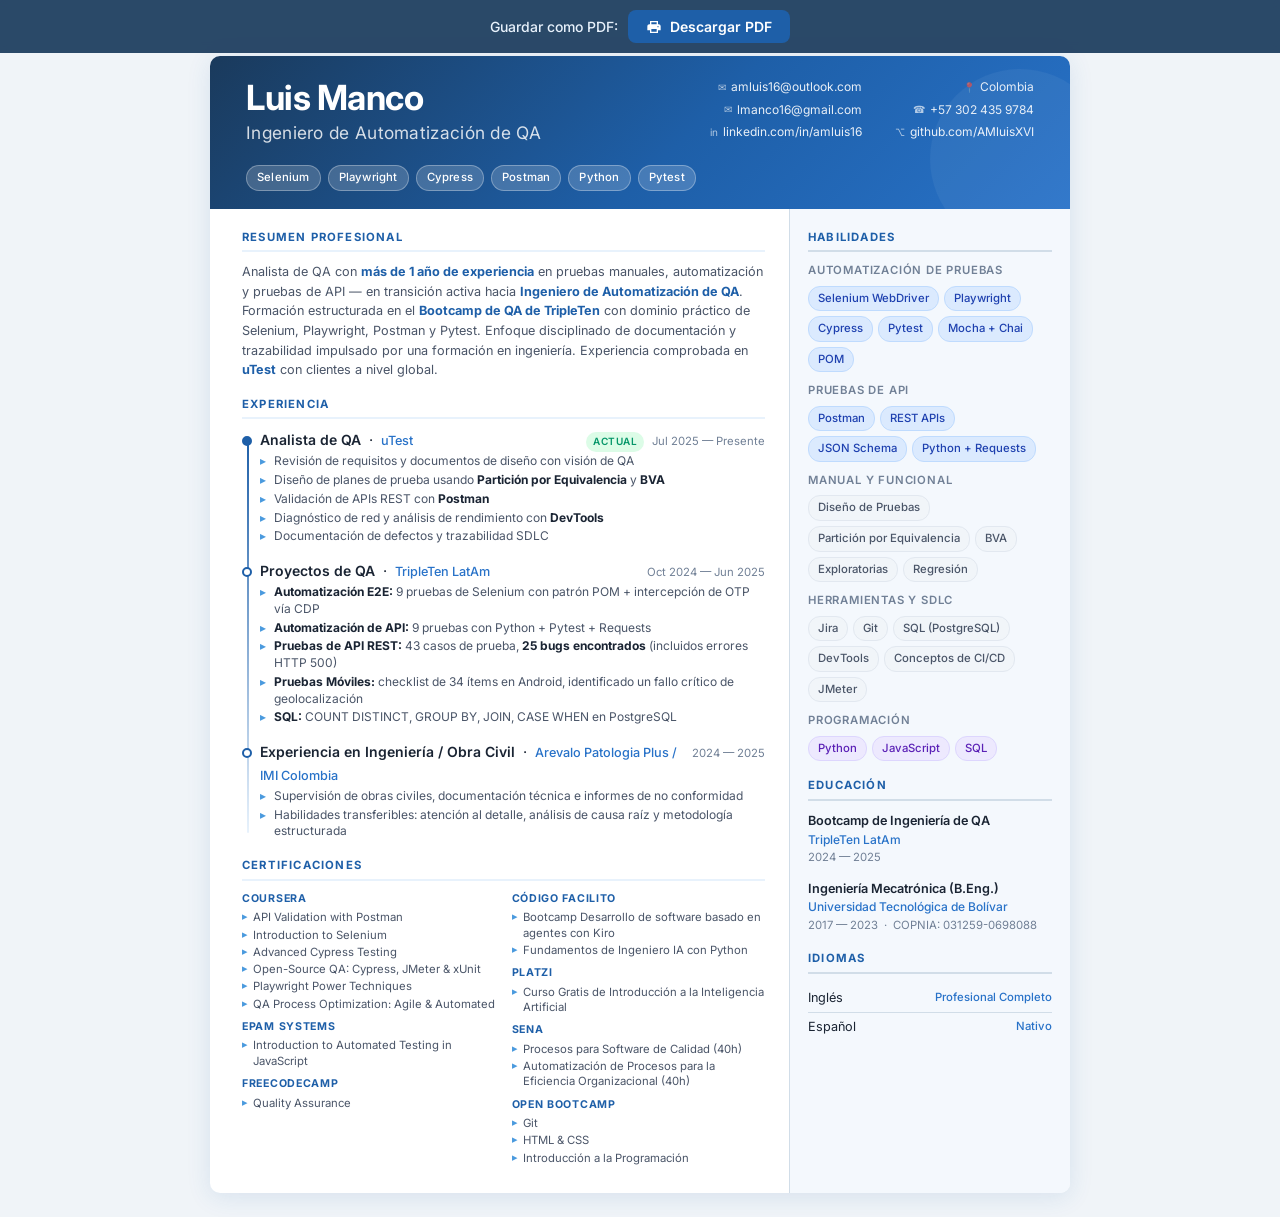
<file: cv-es.html>
<!DOCTYPE html>
<html lang="es">
<head>
  <meta charset="UTF-8" />
  <meta name="viewport" content="width=device-width, initial-scale=1.0" />
  <title>Luis Manco — Ingeniero de Automatización de QA</title>
  <link rel="preconnect" href="https://fonts.googleapis.com" />
  <link rel="preconnect" href="https://fonts.gstatic.com" crossorigin />
  <link href="https://fonts.googleapis.com/css2?family=Inter:wght@300;400;500;600;700&display=swap" rel="stylesheet" />
  <style>
    /* ── Reset & Base ─────────────────────────────────────────── */
    *, *::before, *::after { box-sizing: border-box; margin: 0; padding: 0; }

    :root {
      --blue-dark:    #1a3a5c;
      --blue-primary: #1e5fa8;
      --blue-mid:     #2872c8;
      --blue-light:   #4a9ade;
      --blue-pale:    #e8f2fc;
      --blue-faint:   #f4f8fd;
      --accent:       #0ea5e9;
      --text-primary: #1a2433;
      --text-secondary: #4a5568;
      --text-muted:   #718096;
      --border:       #d1dde8;
      --white:        #ffffff;
      --tag-bg:       #dbeafe;
      --tag-text:     #1e40af;
      --green:        #059669;
    }

    body {
      font-family: 'Inter', 'Segoe UI', Arial, sans-serif;
      font-size: 11pt;
      line-height: 1.55;
      color: var(--text-primary);
      background: #f0f4f8;
    }

    /* ── Page container ───────────────────────────────────────── */
    .page {
      max-width: 860px;
      margin: 24px auto;
      background: var(--white);
      border-radius: 10px;
      box-shadow: 0 4px 24px rgba(30,95,168,0.12);
      overflow: hidden;
    }

    /* ── Header ───────────────────────────────────────────────── */
    .header {
      background: linear-gradient(135deg, var(--blue-dark) 0%, var(--blue-primary) 55%, var(--blue-mid) 100%);
      color: var(--white);
      padding: 22px 36px 18px;
      position: relative;
      overflow: hidden;
    }
    .header::after {
      content: '';
      position: absolute;
      right: -40px; bottom: -40px;
      width: 180px; height: 180px;
      border-radius: 50%;
      background: rgba(255,255,255,0.05);
    }

    .header-top { display: flex; justify-content: space-between; align-items: flex-start; gap: 20px; }

    .header-name h1 {
      font-size: 26pt;
      font-weight: 700;
      letter-spacing: -0.5px;
      line-height: 1.1;
    }
    .header-name .role {
      font-size: 13pt;
      font-weight: 400;
      color: rgba(255,255,255,0.82);
      margin-top: 4px;
      letter-spacing: 0.3px;
    }

    .header-contact {
      display: grid;
      grid-template-columns: 1fr 1fr;
      gap: 4px 20px;
      font-size: 9pt;
      color: rgba(255,255,255,0.88);
      text-align: right;
    }
    .header-contact a {
      color: rgba(255,255,255,0.9);
      text-decoration: none;
    }
    .header-contact a:hover { text-decoration: underline; }
    .contact-item { display: flex; align-items: center; gap: 5px; justify-content: flex-end; }
    .contact-icon { font-size: 10px; opacity: 0.75; }

    .header-tags {
      margin-top: 18px;
      display: flex;
      flex-wrap: wrap;
      gap: 7px;
    }
    .header-tag {
      background: rgba(255,255,255,0.18);
      border: 1px solid rgba(255,255,255,0.3);
      color: var(--white);
      padding: 3px 10px;
      border-radius: 20px;
      font-size: 8.5pt;
      font-weight: 500;
      letter-spacing: 0.2px;
    }

    /* ── Main content area ────────────────────────────────────── */
    .content {
      display: grid;
      grid-template-columns: 1fr 280px;
      gap: 0;
    }

    .main-col { padding: 20px 24px 20px 32px; border-right: 1px solid var(--border); }
    .side-col  { padding: 20px 18px 20px 18px; background: var(--blue-faint); }

    /* ── Section titles ───────────────────────────────────────── */
    .section { margin-bottom: 16px; }
    .section:last-child { margin-bottom: 0; }

    .section-title {
      font-size: 8.5pt;
      font-weight: 700;
      text-transform: uppercase;
      letter-spacing: 1.2px;
      color: var(--blue-primary);
      border-bottom: 2px solid var(--blue-pale);
      padding-bottom: 4px;
      margin-bottom: 10px;
    }

    .side-col .section-title {
      border-bottom-color: var(--border);
    }

    /* ── Summary ──────────────────────────────────────────────── */
    .summary p {
      color: var(--text-secondary);
      font-size: 9.5pt;
      line-height: 1.55;
    }
    .summary strong { color: var(--blue-primary); }

    /* ── Experience / Timeline ────────────────────────────────── */
    .timeline { position: relative; padding-left: 18px; }
    .timeline::before {
      content: '';
      position: absolute;
      left: 5px; top: 8px; bottom: 8px;
      width: 2px;
      background: linear-gradient(to bottom, var(--blue-primary), var(--blue-pale));
      border-radius: 2px;
    }

    .exp-item { position: relative; margin-bottom: 14px; }
    .exp-item:last-child { margin-bottom: 0; }
    .exp-dot {
      position: absolute;
      left: -18px; top: 7px;
      width: 10px; height: 10px;
      border-radius: 50%;
      background: var(--white);
      border: 2px solid var(--blue-primary);
    }
    .exp-item:first-child .exp-dot { background: var(--blue-primary); }

    .exp-header { display: flex; justify-content: space-between; align-items: baseline; gap: 10px; }
    .exp-title {
      font-size: 10.5pt;
      font-weight: 600;
      color: var(--text-primary);
    }
    .exp-company {
      font-size: 9.5pt;
      font-weight: 500;
      color: var(--blue-mid);
    }
    .exp-date {
      font-size: 8.5pt;
      color: var(--text-muted);
      white-space: nowrap;
      font-weight: 400;
    }
    .exp-meta { display: flex; align-items: center; gap: 8px; margin-bottom: 7px; }

    .exp-item ul {
      list-style: none;
      padding: 0;
      margin: 0;
    }
    .exp-item ul li {
      font-size: 9pt;
      color: var(--text-secondary);
      padding: 1px 0 1px 14px;
      position: relative;
      line-height: 1.4;
    }
    .exp-item ul li::before {
      content: '▸';
      position: absolute;
      left: 0;
      color: var(--blue-light);
      font-size: 9pt;
    }
    .exp-item ul li strong { color: var(--text-primary); }

    .badge-current {
      background: #dcfce7;
      color: var(--green);
      font-size: 7.5pt;
      font-weight: 600;
      padding: 2px 7px;
      border-radius: 10px;
      text-transform: uppercase;
      letter-spacing: 0.5px;
    }

    /* ── Skills (pills) ───────────────────────────────────────── */
    .skill-group { margin-bottom: 10px; }
    .skill-group:last-child { margin-bottom: 0; }
    .skill-group-label {
      font-size: 8.5pt;
      font-weight: 600;
      color: var(--text-muted);
      text-transform: uppercase;
      letter-spacing: 0.8px;
      margin-bottom: 6px;
    }
    .pills { display: flex; flex-wrap: wrap; gap: 5px; }
    .pill {
      background: var(--tag-bg);
      color: var(--tag-text);
      font-size: 8.5pt;
      font-weight: 500;
      padding: 3px 9px;
      border-radius: 12px;
      border: 1px solid #bfdbfe;
      white-space: nowrap;
    }
    .pill.secondary {
      background: #f1f5f9;
      color: var(--text-secondary);
      border-color: #e2e8f0;
    }
    .pill.accent {
      background: #ede9fe;
      color: #5b21b6;
      border-color: #ddd6fe;
    }

    /* ── Education ────────────────────────────────────────────── */
    .edu-item { margin-bottom: 12px; }
    .edu-item:last-child { margin-bottom: 0; }
    .edu-degree {
      font-size: 9.5pt;
      font-weight: 600;
      color: var(--text-primary);
    }
    .edu-school {
      font-size: 9pt;
      color: var(--blue-mid);
      font-weight: 500;
    }
    .edu-meta {
      font-size: 8.5pt;
      color: var(--text-muted);
    }

    /* ── Certifications ───────────────────────────────────────── */
    .cert-grid {
      display: grid;
      grid-template-columns: 1fr 1fr;
      gap: 0 16px;
    }
    .cert-group { margin-bottom: 6px; }
    .cert-group-label {
      font-size: 8pt;
      font-weight: 700;
      color: var(--blue-primary);
      text-transform: uppercase;
      letter-spacing: 0.7px;
      margin-bottom: 2px;
    }
    .cert-list { list-style: none; padding: 0; margin: 0; }
    .cert-list li {
      font-size: 8.5pt;
      color: var(--text-secondary);
      padding: 1px 0 1px 11px;
      position: relative;
      line-height: 1.35;
    }
    .cert-list li::before {
      content: '▸';
      position: absolute;
      left: 0;
      color: var(--blue-light);
      font-size: 8pt;
      top: 1px;
    }
    .cert-issuer {
      font-size: 8pt;
      color: var(--text-muted);
      display: block;
    }

    /* ── Languages ────────────────────────────────────────────── */
    .lang-item {
      display: flex;
      justify-content: space-between;
      align-items: center;
      padding: 4px 0;
      border-bottom: 1px solid var(--border);
      font-size: 9.5pt;
    }
    .lang-item:last-child { border-bottom: none; }
    .lang-level {
      font-size: 8.5pt;
      color: var(--blue-mid);
      font-weight: 500;
    }

    /* ── Print styles ─────────────────────────────────────────── */
    @media print {
      body { background: white; font-size: 9pt; }
      .page {
        max-width: 100%;
        margin: 0;
        border-radius: 0;
        box-shadow: none;
      }
      .header { -webkit-print-color-adjust: exact; print-color-adjust: exact; }
      .pill, .badge-current, .header-tag { -webkit-print-color-adjust: exact; print-color-adjust: exact; }
      .side-col { -webkit-print-color-adjust: exact; print-color-adjust: exact; }
      .section { margin-bottom: 12px; }
      .exp-item { margin-bottom: 10px; }
      a { color: inherit; text-decoration: none; }
      @page { margin: 0.4cm; size: A4; }
    }

    @media (max-width: 680px) {
      .content { grid-template-columns: 1fr; }
      .main-col { border-right: none; border-bottom: 1px solid var(--border); padding: 24px; }
      .side-col { padding: 24px; }
      .header-top { flex-direction: column; }
      .header-contact { text-align: left; grid-template-columns: 1fr; }
      .contact-item { justify-content: flex-start; }
    }

    /* ── Download PDF button (screen only) ────────────────────── */
    .dl-bar {
      position: fixed;
      top: 0; left: 0; right: 0;
      z-index: 999;
      display: flex;
      justify-content: center;
      align-items: center;
      gap: 10px;
      padding: 10px;
      background: rgba(26, 58, 92, 0.92);
      backdrop-filter: blur(4px);
    }
    .dl-bar span { font-size: 10.5pt; color: #e8f2fc; font-weight: 500; }
    .btn-pdf {
      display: inline-flex;
      align-items: center;
      gap: 8px;
      padding: 8px 18px;
      border: none;
      border-radius: 8px;
      background: #1e5fa8;
      color: #fff;
      font-family: inherit;
      font-size: 10.5pt;
      font-weight: 600;
      cursor: pointer;
      transition: background .2s ease;
    }
    .btn-pdf:hover { background: #2872c8; }
    .btn-pdf svg { width: 16px; height: 16px; fill: #fff; }
    .page { margin-top: 56px; }

    @media print {
      .dl-bar { display: none !important; }
      .page { margin-top: 0; }
    }
  </style>
</head>
<body>

<div class="dl-bar">
  <span>Guardar como PDF:</span>
  <button class="btn-pdf" onclick="window.print()">
    <svg viewBox="0 0 24 24"><path d="M19 8h-1V3H6v5H5c-1.66 0-3 1.34-3 3v6h4v4h12v-4h4v-6c0-1.66-1.34-3-3-3zM8 5h8v3H8V5zm8 14H8v-4h8v4zm2-6.5c-.55 0-1-.45-1-1s.45-1 1-1 1 .45 1 1-.45 1-1 1z"/></svg>
    Descargar PDF
  </button>
</div>

<div class="page">

  <!-- ── HEADER ──────────────────────────────────────────────── -->
  <header class="header">
    <div class="header-top">
      <div class="header-name">
        <h1>Luis Manco</h1>
        <div class="role">Ingeniero de Automatización de QA</div>
      </div>
      <div class="header-contact">
        <div class="contact-item">
          <span class="contact-icon">✉</span>
          <a href="mailto:amluis16@outlook.com">amluis16@outlook.com</a>
        </div>
        <div class="contact-item">
          <span class="contact-icon">📍</span>
          <span>Colombia</span>
        </div>
        <div class="contact-item">
          <span class="contact-icon">✉</span>
          <a href="mailto:lmanco16@gmail.com">lmanco16@gmail.com</a>
        </div>
        <div class="contact-item">
          <span class="contact-icon">☎</span>
          <span>+57 302 435 9784</span>
        </div>
        <div class="contact-item">
          <span class="contact-icon">in</span>
          <a href="https://linkedin.com/in/amluis16" target="_blank">linkedin.com/in/amluis16</a>
        </div>
        <div class="contact-item">
          <span class="contact-icon">⌥</span>
          <a href="https://github.com/AMluisXVI" target="_blank">github.com/AMluisXVI</a>
        </div>
      </div>
    </div>
    <div class="header-tags">
      <span class="header-tag">Selenium</span>
      <span class="header-tag">Playwright</span>
      <span class="header-tag">Cypress</span>
      <span class="header-tag">Postman</span>
      <span class="header-tag">Python</span>
      <span class="header-tag">Pytest</span>
    </div>
  </header>

  <!-- ── BODY ────────────────────────────────────────────────── -->
  <div class="content">

    <!-- LEFT / MAIN COLUMN -->
    <main class="main-col">

      <!-- Summary -->
      <section class="section summary">
        <h2 class="section-title">Resumen Profesional</h2>
        <p>
          Analista de QA con <strong>más de 1 año de experiencia</strong> en pruebas manuales, automatización y pruebas de API — en transición activa hacia
          <strong>Ingeniero de Automatización de QA</strong>. Formación estructurada en el <strong>Bootcamp de QA de TripleTen</strong> con dominio práctico de
          Selenium, Playwright, Postman y Pytest. Enfoque disciplinado de documentación y trazabilidad impulsado por una formación en ingeniería.
          Experiencia comprobada en <strong>uTest</strong> con clientes a nivel global.
        </p>
      </section>

      <!-- Experience -->
      <section class="section">
        <h2 class="section-title">Experiencia</h2>
        <div class="timeline">

          <!-- uTest -->
          <div class="exp-item">
            <div class="exp-dot"></div>
            <div class="exp-header">
              <div>
                <span class="exp-title">Analista de QA</span>
                &nbsp;·&nbsp;
                <span class="exp-company">uTest</span>
              </div>
              <div style="display:flex;align-items:center;gap:8px;">
                <span class="badge-current">Actual</span>
                <span class="exp-date">Jul 2025 — Presente</span>
              </div>
            </div>
            <ul>
              <li>Revisión de requisitos y documentos de diseño con visión de QA</li>
              <li>Diseño de planes de prueba usando <strong>Partición por Equivalencia</strong> y <strong>BVA</strong></li>
              <li>Validación de APIs REST con <strong>Postman</strong></li>
              <li>Diagnóstico de red y análisis de rendimiento con <strong>DevTools</strong></li>
              <li>Documentación de defectos y trazabilidad SDLC</li>
            </ul>
          </div>

          <!-- TripleTen -->
          <div class="exp-item">
            <div class="exp-dot"></div>
            <div class="exp-header">
              <div>
                <span class="exp-title">Proyectos de QA</span>
                &nbsp;·&nbsp;
                <span class="exp-company">TripleTen LatAm</span>
              </div>
              <span class="exp-date">Oct 2024 — Jun 2025</span>
            </div>
            <ul>
              <li><strong>Automatización E2E:</strong> 9 pruebas de Selenium con patrón POM + intercepción de OTP vía CDP</li>
              <li><strong>Automatización de API:</strong> 9 pruebas con Python + Pytest + Requests</li>
              <li><strong>Pruebas de API REST:</strong> 43 casos de prueba, <strong>25 bugs encontrados</strong> (incluidos errores HTTP 500)</li>
              <li><strong>Pruebas Móviles:</strong> checklist de 34 ítems en Android, identificado un fallo crítico de geolocalización</li>
              <li><strong>SQL:</strong> COUNT DISTINCT, GROUP BY, JOIN, CASE WHEN en PostgreSQL</li>
            </ul>
          </div>

          <!-- Engineering Background -->
          <div class="exp-item">
            <div class="exp-dot"></div>
            <div class="exp-header">
              <div>
                <span class="exp-title">Experiencia en Ingeniería / Obra Civil</span>
                &nbsp;·&nbsp;
                <span class="exp-company">Arevalo Patologia Plus / IMI Colombia</span>
              </div>
              <span class="exp-date">2024 — 2025</span>
            </div>
            <ul>
              <li>Supervisión de obras civiles, documentación técnica e informes de no conformidad</li>
              <li>Habilidades transferibles: atención al detalle, análisis de causa raíz y metodología estructurada</li>
            </ul>
          </div>

        </div>
      </section>

      <!-- Certifications -->
      <section class="section">
        <h2 class="section-title">Certificaciones</h2>
        <div class="cert-grid">

          <!-- Left column -->
          <div>
            <div class="cert-group">
              <div class="cert-group-label">Coursera</div>
              <ul class="cert-list">
                <li>API Validation with Postman</li>
                <li>Introduction to Selenium</li>
                <li>Advanced Cypress Testing</li>
                <li>Open-Source QA: Cypress, JMeter &amp; xUnit</li>
                <li>Playwright Power Techniques</li>
                <li>QA Process Optimization: Agile &amp; Automated</li>
              </ul>
            </div>
            <div class="cert-group">
              <div class="cert-group-label">EPAM Systems</div>
              <ul class="cert-list">
                <li>Introduction to Automated Testing in JavaScript</li>
              </ul>
            </div>
            <div class="cert-group">
              <div class="cert-group-label">freeCodeCamp</div>
              <ul class="cert-list">
                <li>Quality Assurance</li>
              </ul>
            </div>
          </div>

          <!-- Right column -->
          <div>
            <div class="cert-group">
              <div class="cert-group-label">Código Facilito</div>
              <ul class="cert-list">
                <li>Bootcamp Desarrollo de software basado en agentes con Kiro</li>
                <li>Fundamentos de Ingeniero IA con Python</li>
              </ul>
            </div>
            <div class="cert-group">
              <div class="cert-group-label">Platzi</div>
              <ul class="cert-list">
                <li>Curso Gratis de Introducción a la Inteligencia Artificial</li>
              </ul>
            </div>
            <div class="cert-group">
              <div class="cert-group-label">SENA</div>
              <ul class="cert-list">
                <li>Procesos para Software de Calidad (40h)</li>
                <li>Automatización de Procesos para la Eficiencia Organizacional (40h)</li>
              </ul>
            </div>
            <div class="cert-group">
              <div class="cert-group-label">Open Bootcamp</div>
              <ul class="cert-list">
                <li>Git</li>
                <li>HTML &amp; CSS</li>
                <li>Introducción a la Programación</li>
              </ul>
            </div>
          </div>

        </div>
      </section>

    </main>

    <!-- RIGHT / SIDE COLUMN -->
    <aside class="side-col">

      <!-- Skills -->
      <section class="section">
        <h2 class="section-title">Habilidades</h2>

        <div class="skill-group">
          <div class="skill-group-label">Automatización de Pruebas</div>
          <div class="pills">
            <span class="pill">Selenium WebDriver</span>
            <span class="pill">Playwright</span>
            <span class="pill">Cypress</span>
            <span class="pill">Pytest</span>
            <span class="pill">Mocha + Chai</span>
            <span class="pill">POM</span>
          </div>
        </div>

        <div class="skill-group">
          <div class="skill-group-label">Pruebas de API</div>
          <div class="pills">
            <span class="pill">Postman</span>
            <span class="pill">REST APIs</span>
            <span class="pill">JSON Schema</span>
            <span class="pill">Python + Requests</span>
          </div>
        </div>

        <div class="skill-group">
          <div class="skill-group-label">Manual y Funcional</div>
          <div class="pills">
            <span class="pill secondary">Diseño de Pruebas</span>
            <span class="pill secondary">Partición por Equivalencia</span>
            <span class="pill secondary">BVA</span>
            <span class="pill secondary">Exploratorias</span>
            <span class="pill secondary">Regresión</span>
          </div>
        </div>

        <div class="skill-group">
          <div class="skill-group-label">Herramientas y SDLC</div>
          <div class="pills">
            <span class="pill secondary">Jira</span>
            <span class="pill secondary">Git</span>
            <span class="pill secondary">SQL (PostgreSQL)</span>
            <span class="pill secondary">DevTools</span>
            <span class="pill secondary">Conceptos de CI/CD</span>
            <span class="pill secondary">JMeter</span>
          </div>
        </div>

        <div class="skill-group">
          <div class="skill-group-label">Programación</div>
          <div class="pills">
            <span class="pill accent">Python</span>
            <span class="pill accent">JavaScript</span>
            <span class="pill accent">SQL</span>
          </div>
        </div>
      </section>

      <!-- Education -->
      <section class="section">
        <h2 class="section-title">Educación</h2>

        <div class="edu-item">
          <div class="edu-degree">Bootcamp de Ingeniería de QA</div>
          <div class="edu-school">TripleTen LatAm</div>
          <div class="edu-meta">2024 — 2025</div>
        </div>

        <div class="edu-item">
          <div class="edu-degree">Ingeniería Mecatrónica (B.Eng.)</div>
          <div class="edu-school">Universidad Tecnológica de Bolívar</div>
          <div class="edu-meta">2017 — 2023 &nbsp;·&nbsp; COPNIA: 031259-0698088</div>
        </div>
      </section>

      <!-- Languages -->
      <section class="section">
        <h2 class="section-title">Idiomas</h2>
        <div class="lang-item">
          <span>Inglés</span>
          <span class="lang-level">Profesional Completo</span>
        </div>
        <div class="lang-item">
          <span>Español</span>
          <span class="lang-level">Nativo</span>
        </div>
      </section>

    </aside>
  </div><!-- .content -->

</div><!-- .page -->

</body>
</html>
</file>
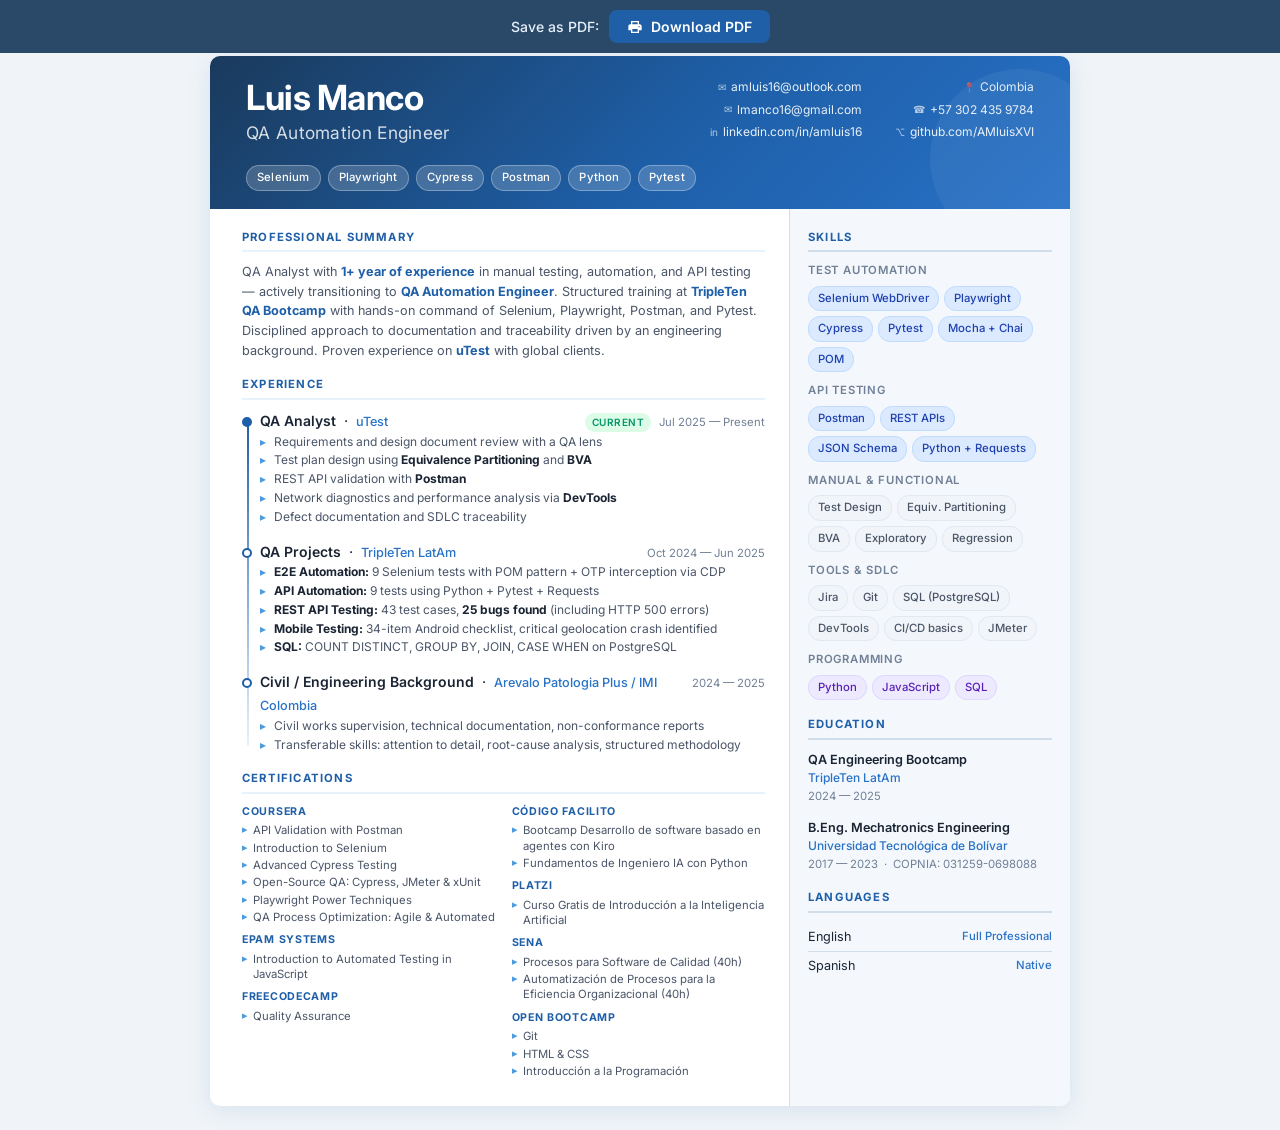
<file: cv.html>
<!DOCTYPE html>
<html lang="en">
<head>
  <meta charset="UTF-8" />
  <meta name="viewport" content="width=device-width, initial-scale=1.0" />
  <title>Luis Manco — QA Automation Engineer</title>
  <link rel="preconnect" href="https://fonts.googleapis.com" />
  <link rel="preconnect" href="https://fonts.gstatic.com" crossorigin />
  <link href="https://fonts.googleapis.com/css2?family=Inter:wght@300;400;500;600;700&display=swap" rel="stylesheet" />
  <style>
    /* ── Reset & Base ─────────────────────────────────────────── */
    *, *::before, *::after { box-sizing: border-box; margin: 0; padding: 0; }

    :root {
      --blue-dark:    #1a3a5c;
      --blue-primary: #1e5fa8;
      --blue-mid:     #2872c8;
      --blue-light:   #4a9ade;
      --blue-pale:    #e8f2fc;
      --blue-faint:   #f4f8fd;
      --accent:       #0ea5e9;
      --text-primary: #1a2433;
      --text-secondary: #4a5568;
      --text-muted:   #718096;
      --border:       #d1dde8;
      --white:        #ffffff;
      --tag-bg:       #dbeafe;
      --tag-text:     #1e40af;
      --green:        #059669;
    }

    body {
      font-family: 'Inter', 'Segoe UI', Arial, sans-serif;
      font-size: 11pt;
      line-height: 1.55;
      color: var(--text-primary);
      background: #f0f4f8;
    }

    /* ── Page container ───────────────────────────────────────── */
    .page {
      max-width: 860px;
      margin: 24px auto;
      background: var(--white);
      border-radius: 10px;
      box-shadow: 0 4px 24px rgba(30,95,168,0.12);
      overflow: hidden;
    }

    /* ── Header ───────────────────────────────────────────────── */
    .header {
      background: linear-gradient(135deg, var(--blue-dark) 0%, var(--blue-primary) 55%, var(--blue-mid) 100%);
      color: var(--white);
      padding: 22px 36px 18px;
      position: relative;
      overflow: hidden;
    }
    .header::after {
      content: '';
      position: absolute;
      right: -40px; bottom: -40px;
      width: 180px; height: 180px;
      border-radius: 50%;
      background: rgba(255,255,255,0.05);
    }

    .header-top { display: flex; justify-content: space-between; align-items: flex-start; gap: 20px; }

    .header-name h1 {
      font-size: 26pt;
      font-weight: 700;
      letter-spacing: -0.5px;
      line-height: 1.1;
    }
    .header-name .role {
      font-size: 13pt;
      font-weight: 400;
      color: rgba(255,255,255,0.82);
      margin-top: 4px;
      letter-spacing: 0.3px;
    }

    .header-contact {
      display: grid;
      grid-template-columns: 1fr 1fr;
      gap: 4px 20px;
      font-size: 9pt;
      color: rgba(255,255,255,0.88);
      text-align: right;
    }
    .header-contact a {
      color: rgba(255,255,255,0.9);
      text-decoration: none;
    }
    .header-contact a:hover { text-decoration: underline; }
    .contact-item { display: flex; align-items: center; gap: 5px; justify-content: flex-end; }
    .contact-icon { font-size: 10px; opacity: 0.75; }

    .header-tags {
      margin-top: 18px;
      display: flex;
      flex-wrap: wrap;
      gap: 7px;
    }
    .header-tag {
      background: rgba(255,255,255,0.18);
      border: 1px solid rgba(255,255,255,0.3);
      color: var(--white);
      padding: 3px 10px;
      border-radius: 20px;
      font-size: 8.5pt;
      font-weight: 500;
      letter-spacing: 0.2px;
    }

    /* ── Main content area ────────────────────────────────────── */
    .content {
      display: grid;
      grid-template-columns: 1fr 280px;
      gap: 0;
    }

    .main-col { padding: 20px 24px 20px 32px; border-right: 1px solid var(--border); }
    .side-col  { padding: 20px 18px 20px 18px; background: var(--blue-faint); }

    /* ── Section titles ───────────────────────────────────────── */
    .section { margin-bottom: 16px; }
    .section:last-child { margin-bottom: 0; }

    .section-title {
      font-size: 8.5pt;
      font-weight: 700;
      text-transform: uppercase;
      letter-spacing: 1.2px;
      color: var(--blue-primary);
      border-bottom: 2px solid var(--blue-pale);
      padding-bottom: 4px;
      margin-bottom: 10px;
    }

    .side-col .section-title {
      border-bottom-color: var(--border);
    }

    /* ── Summary ──────────────────────────────────────────────── */
    .summary p {
      color: var(--text-secondary);
      font-size: 9.5pt;
      line-height: 1.55;
    }
    .summary strong { color: var(--blue-primary); }

    /* ── Experience / Timeline ────────────────────────────────── */
    .timeline { position: relative; padding-left: 18px; }
    .timeline::before {
      content: '';
      position: absolute;
      left: 5px; top: 8px; bottom: 8px;
      width: 2px;
      background: linear-gradient(to bottom, var(--blue-primary), var(--blue-pale));
      border-radius: 2px;
    }

    .exp-item { position: relative; margin-bottom: 14px; }
    .exp-item:last-child { margin-bottom: 0; }
    .exp-dot {
      position: absolute;
      left: -18px; top: 7px;
      width: 10px; height: 10px;
      border-radius: 50%;
      background: var(--white);
      border: 2px solid var(--blue-primary);
    }
    .exp-item:first-child .exp-dot { background: var(--blue-primary); }

    .exp-header { display: flex; justify-content: space-between; align-items: baseline; gap: 10px; }
    .exp-title {
      font-size: 10.5pt;
      font-weight: 600;
      color: var(--text-primary);
    }
    .exp-company {
      font-size: 9.5pt;
      font-weight: 500;
      color: var(--blue-mid);
    }
    .exp-date {
      font-size: 8.5pt;
      color: var(--text-muted);
      white-space: nowrap;
      font-weight: 400;
    }
    .exp-meta { display: flex; align-items: center; gap: 8px; margin-bottom: 7px; }

    .exp-item ul {
      list-style: none;
      padding: 0;
      margin: 0;
    }
    .exp-item ul li {
      font-size: 9pt;
      color: var(--text-secondary);
      padding: 1px 0 1px 14px;
      position: relative;
      line-height: 1.4;
    }
    .exp-item ul li::before {
      content: '▸';
      position: absolute;
      left: 0;
      color: var(--blue-light);
      font-size: 9pt;
    }
    .exp-item ul li strong { color: var(--text-primary); }

    .badge-current {
      background: #dcfce7;
      color: var(--green);
      font-size: 7.5pt;
      font-weight: 600;
      padding: 2px 7px;
      border-radius: 10px;
      text-transform: uppercase;
      letter-spacing: 0.5px;
    }

    /* ── Skills (pills) ───────────────────────────────────────── */
    .skill-group { margin-bottom: 10px; }
    .skill-group:last-child { margin-bottom: 0; }
    .skill-group-label {
      font-size: 8.5pt;
      font-weight: 600;
      color: var(--text-muted);
      text-transform: uppercase;
      letter-spacing: 0.8px;
      margin-bottom: 6px;
    }
    .pills { display: flex; flex-wrap: wrap; gap: 5px; }
    .pill {
      background: var(--tag-bg);
      color: var(--tag-text);
      font-size: 8.5pt;
      font-weight: 500;
      padding: 3px 9px;
      border-radius: 12px;
      border: 1px solid #bfdbfe;
      white-space: nowrap;
    }
    .pill.secondary {
      background: #f1f5f9;
      color: var(--text-secondary);
      border-color: #e2e8f0;
    }
    .pill.accent {
      background: #ede9fe;
      color: #5b21b6;
      border-color: #ddd6fe;
    }

    /* ── Education ────────────────────────────────────────────── */
    .edu-item { margin-bottom: 12px; }
    .edu-item:last-child { margin-bottom: 0; }
    .edu-degree {
      font-size: 9.5pt;
      font-weight: 600;
      color: var(--text-primary);
    }
    .edu-school {
      font-size: 9pt;
      color: var(--blue-mid);
      font-weight: 500;
    }
    .edu-meta {
      font-size: 8.5pt;
      color: var(--text-muted);
    }

    /* ── Certifications ───────────────────────────────────────── */
    .cert-grid {
      display: grid;
      grid-template-columns: 1fr 1fr;
      gap: 0 16px;
    }
    .cert-group { margin-bottom: 6px; }
    .cert-group-label {
      font-size: 8pt;
      font-weight: 700;
      color: var(--blue-primary);
      text-transform: uppercase;
      letter-spacing: 0.7px;
      margin-bottom: 2px;
    }
    .cert-list { list-style: none; padding: 0; margin: 0; }
    .cert-list li {
      font-size: 8.5pt;
      color: var(--text-secondary);
      padding: 1px 0 1px 11px;
      position: relative;
      line-height: 1.35;
    }
    .cert-list li::before {
      content: '▸';
      position: absolute;
      left: 0;
      color: var(--blue-light);
      font-size: 8pt;
      top: 1px;
    }
    .cert-issuer {
      font-size: 8pt;
      color: var(--text-muted);
      display: block;
    }

    /* ── Languages ────────────────────────────────────────────── */
    .lang-item {
      display: flex;
      justify-content: space-between;
      align-items: center;
      padding: 4px 0;
      border-bottom: 1px solid var(--border);
      font-size: 9.5pt;
    }
    .lang-item:last-child { border-bottom: none; }
    .lang-level {
      font-size: 8.5pt;
      color: var(--blue-mid);
      font-weight: 500;
    }

    /* ── Print styles ─────────────────────────────────────────── */
    @media print {
      body { background: white; font-size: 9pt; }
      .page {
        max-width: 100%;
        margin: 0;
        border-radius: 0;
        box-shadow: none;
      }
      .header { -webkit-print-color-adjust: exact; print-color-adjust: exact; }
      .pill, .badge-current, .header-tag { -webkit-print-color-adjust: exact; print-color-adjust: exact; }
      .side-col { -webkit-print-color-adjust: exact; print-color-adjust: exact; }
      .section { margin-bottom: 12px; }
      .exp-item { margin-bottom: 10px; }
      a { color: inherit; text-decoration: none; }
      @page { margin: 0.4cm; size: A4; }
    }

    @media (max-width: 680px) {
      .content { grid-template-columns: 1fr; }
      .main-col { border-right: none; border-bottom: 1px solid var(--border); padding: 24px; }
      .side-col { padding: 24px; }
      .header-top { flex-direction: column; }
      .header-contact { text-align: left; grid-template-columns: 1fr; }
      .contact-item { justify-content: flex-start; }
    }

    /* ── Download PDF button (screen only) ────────────────────── */
    .dl-bar {
      position: fixed;
      top: 0; left: 0; right: 0;
      z-index: 999;
      display: flex;
      justify-content: center;
      align-items: center;
      gap: 10px;
      padding: 10px;
      background: rgba(26, 58, 92, 0.92);
      backdrop-filter: blur(4px);
    }
    .dl-bar span { font-size: 10.5pt; color: #e8f2fc; font-weight: 500; }
    .btn-pdf {
      display: inline-flex;
      align-items: center;
      gap: 8px;
      padding: 8px 18px;
      border: none;
      border-radius: 8px;
      background: #1e5fa8;
      color: #fff;
      font-family: inherit;
      font-size: 10.5pt;
      font-weight: 600;
      cursor: pointer;
      transition: background .2s ease;
    }
    .btn-pdf:hover { background: #2872c8; }
    .btn-pdf svg { width: 16px; height: 16px; fill: #fff; }
    .page { margin-top: 56px; }

    @media print {
      .dl-bar { display: none !important; }
      .page { margin-top: 0; }
    }
  </style>
</head>
<body>

<div class="dl-bar">
  <span>Save as PDF:</span>
  <button class="btn-pdf" onclick="window.print()">
    <svg viewBox="0 0 24 24"><path d="M19 8h-1V3H6v5H5c-1.66 0-3 1.34-3 3v6h4v4h12v-4h4v-6c0-1.66-1.34-3-3-3zM8 5h8v3H8V5zm8 14H8v-4h8v4zm2-6.5c-.55 0-1-.45-1-1s.45-1 1-1 1 .45 1 1-.45 1-1 1z"/></svg>
    Download PDF
  </button>
</div>

<div class="page">

  <!-- ── HEADER ──────────────────────────────────────────────── -->
  <header class="header">
    <div class="header-top">
      <div class="header-name">
        <h1>Luis Manco</h1>
        <div class="role">QA Automation Engineer</div>
      </div>
      <div class="header-contact">
        <div class="contact-item">
          <span class="contact-icon">✉</span>
          <a href="mailto:amluis16@outlook.com">amluis16@outlook.com</a>
        </div>
        <div class="contact-item">
          <span class="contact-icon">📍</span>
          <span>Colombia</span>
        </div>
        <div class="contact-item">
          <span class="contact-icon">✉</span>
          <a href="mailto:lmanco16@gmail.com">lmanco16@gmail.com</a>
        </div>
        <div class="contact-item">
          <span class="contact-icon">☎</span>
          <span>+57 302 435 9784</span>
        </div>
        <div class="contact-item">
          <span class="contact-icon">in</span>
          <a href="https://linkedin.com/in/amluis16" target="_blank">linkedin.com/in/amluis16</a>
        </div>
        <div class="contact-item">
          <span class="contact-icon">⌥</span>
          <a href="https://github.com/AMluisXVI" target="_blank">github.com/AMluisXVI</a>
        </div>
      </div>
    </div>
    <div class="header-tags">
      <span class="header-tag">Selenium</span>
      <span class="header-tag">Playwright</span>
      <span class="header-tag">Cypress</span>
      <span class="header-tag">Postman</span>
      <span class="header-tag">Python</span>
      <span class="header-tag">Pytest</span>
    </div>
  </header>

  <!-- ── BODY ────────────────────────────────────────────────── -->
  <div class="content">

    <!-- LEFT / MAIN COLUMN -->
    <main class="main-col">

      <!-- Summary -->
      <section class="section summary">
        <h2 class="section-title">Professional Summary</h2>
        <p>
          QA Analyst with <strong>1+ year of experience</strong> in manual testing, automation, and API testing — actively transitioning to
          <strong>QA Automation Engineer</strong>. Structured training at <strong>TripleTen QA Bootcamp</strong> with hands-on command of
          Selenium, Playwright, Postman, and Pytest. Disciplined approach to documentation and traceability driven by an engineering background.
          Proven experience on <strong>uTest</strong> with global clients.
        </p>
      </section>

      <!-- Experience -->
      <section class="section">
        <h2 class="section-title">Experience</h2>
        <div class="timeline">

          <!-- uTest -->
          <div class="exp-item">
            <div class="exp-dot"></div>
            <div class="exp-header">
              <div>
                <span class="exp-title">QA Analyst</span>
                &nbsp;·&nbsp;
                <span class="exp-company">uTest</span>
              </div>
              <div style="display:flex;align-items:center;gap:8px;">
                <span class="badge-current">Current</span>
                <span class="exp-date">Jul 2025 — Present</span>
              </div>
            </div>
            <ul>
              <li>Requirements and design document review with a QA lens</li>
              <li>Test plan design using <strong>Equivalence Partitioning</strong> and <strong>BVA</strong></li>
              <li>REST API validation with <strong>Postman</strong></li>
              <li>Network diagnostics and performance analysis via <strong>DevTools</strong></li>
              <li>Defect documentation and SDLC traceability</li>
            </ul>
          </div>

          <!-- TripleTen -->
          <div class="exp-item">
            <div class="exp-dot"></div>
            <div class="exp-header">
              <div>
                <span class="exp-title">QA Projects</span>
                &nbsp;·&nbsp;
                <span class="exp-company">TripleTen LatAm</span>
              </div>
              <span class="exp-date">Oct 2024 — Jun 2025</span>
            </div>
            <ul>
              <li><strong>E2E Automation:</strong> 9 Selenium tests with POM pattern + OTP interception via CDP</li>
              <li><strong>API Automation:</strong> 9 tests using Python + Pytest + Requests</li>
              <li><strong>REST API Testing:</strong> 43 test cases, <strong>25 bugs found</strong> (including HTTP 500 errors)</li>
              <li><strong>Mobile Testing:</strong> 34-item Android checklist, critical geolocation crash identified</li>
              <li><strong>SQL:</strong> COUNT DISTINCT, GROUP BY, JOIN, CASE WHEN on PostgreSQL</li>
            </ul>
          </div>

          <!-- Engineering Background -->
          <div class="exp-item">
            <div class="exp-dot"></div>
            <div class="exp-header">
              <div>
                <span class="exp-title">Civil / Engineering Background</span>
                &nbsp;·&nbsp;
                <span class="exp-company">Arevalo Patologia Plus / IMI Colombia</span>
              </div>
              <span class="exp-date">2024 — 2025</span>
            </div>
            <ul>
              <li>Civil works supervision, technical documentation, non-conformance reports</li>
              <li>Transferable skills: attention to detail, root-cause analysis, structured methodology</li>
            </ul>
          </div>

        </div>
      </section>

      <!-- Certifications -->
      <section class="section">
        <h2 class="section-title">Certifications</h2>
        <div class="cert-grid">

          <!-- Left column -->
          <div>
            <div class="cert-group">
              <div class="cert-group-label">Coursera</div>
              <ul class="cert-list">
                <li>API Validation with Postman</li>
                <li>Introduction to Selenium</li>
                <li>Advanced Cypress Testing</li>
                <li>Open-Source QA: Cypress, JMeter &amp; xUnit</li>
                <li>Playwright Power Techniques</li>
                <li>QA Process Optimization: Agile &amp; Automated</li>
              </ul>
            </div>
            <div class="cert-group">
              <div class="cert-group-label">EPAM Systems</div>
              <ul class="cert-list">
                <li>Introduction to Automated Testing in JavaScript</li>
              </ul>
            </div>
            <div class="cert-group">
              <div class="cert-group-label">freeCodeCamp</div>
              <ul class="cert-list">
                <li>Quality Assurance</li>
              </ul>
            </div>
          </div>

          <!-- Right column -->
          <div>
            <div class="cert-group">
              <div class="cert-group-label">Código Facilito</div>
              <ul class="cert-list">
                <li>Bootcamp Desarrollo de software basado en agentes con Kiro</li>
                <li>Fundamentos de Ingeniero IA con Python</li>
              </ul>
            </div>
            <div class="cert-group">
              <div class="cert-group-label">Platzi</div>
              <ul class="cert-list">
                <li>Curso Gratis de Introducción a la Inteligencia Artificial</li>
              </ul>
            </div>
            <div class="cert-group">
              <div class="cert-group-label">SENA</div>
              <ul class="cert-list">
                <li>Procesos para Software de Calidad (40h)</li>
                <li>Automatización de Procesos para la Eficiencia Organizacional (40h)</li>
              </ul>
            </div>
            <div class="cert-group">
              <div class="cert-group-label">Open Bootcamp</div>
              <ul class="cert-list">
                <li>Git</li>
                <li>HTML &amp; CSS</li>
                <li>Introducción a la Programación</li>
              </ul>
            </div>
          </div>

        </div>
      </section>

    </main>

    <!-- RIGHT / SIDE COLUMN -->
    <aside class="side-col">

      <!-- Skills -->
      <section class="section">
        <h2 class="section-title">Skills</h2>

        <div class="skill-group">
          <div class="skill-group-label">Test Automation</div>
          <div class="pills">
            <span class="pill">Selenium WebDriver</span>
            <span class="pill">Playwright</span>
            <span class="pill">Cypress</span>
            <span class="pill">Pytest</span>
            <span class="pill">Mocha + Chai</span>
            <span class="pill">POM</span>
          </div>
        </div>

        <div class="skill-group">
          <div class="skill-group-label">API Testing</div>
          <div class="pills">
            <span class="pill">Postman</span>
            <span class="pill">REST APIs</span>
            <span class="pill">JSON Schema</span>
            <span class="pill">Python + Requests</span>
          </div>
        </div>

        <div class="skill-group">
          <div class="skill-group-label">Manual &amp; Functional</div>
          <div class="pills">
            <span class="pill secondary">Test Design</span>
            <span class="pill secondary">Equiv. Partitioning</span>
            <span class="pill secondary">BVA</span>
            <span class="pill secondary">Exploratory</span>
            <span class="pill secondary">Regression</span>
          </div>
        </div>

        <div class="skill-group">
          <div class="skill-group-label">Tools &amp; SDLC</div>
          <div class="pills">
            <span class="pill secondary">Jira</span>
            <span class="pill secondary">Git</span>
            <span class="pill secondary">SQL (PostgreSQL)</span>
            <span class="pill secondary">DevTools</span>
            <span class="pill secondary">CI/CD basics</span>
            <span class="pill secondary">JMeter</span>
          </div>
        </div>

        <div class="skill-group">
          <div class="skill-group-label">Programming</div>
          <div class="pills">
            <span class="pill accent">Python</span>
            <span class="pill accent">JavaScript</span>
            <span class="pill accent">SQL</span>
          </div>
        </div>
      </section>

      <!-- Education -->
      <section class="section">
        <h2 class="section-title">Education</h2>

        <div class="edu-item">
          <div class="edu-degree">QA Engineering Bootcamp</div>
          <div class="edu-school">TripleTen LatAm</div>
          <div class="edu-meta">2024 — 2025</div>
        </div>

        <div class="edu-item">
          <div class="edu-degree">B.Eng. Mechatronics Engineering</div>
          <div class="edu-school">Universidad Tecnológica de Bolívar</div>
          <div class="edu-meta">2017 — 2023 &nbsp;·&nbsp; COPNIA: 031259-0698088</div>
        </div>
      </section>

      <!-- Languages -->
      <section class="section">
        <h2 class="section-title">Languages</h2>
        <div class="lang-item">
          <span>English</span>
          <span class="lang-level">Full Professional</span>
        </div>
        <div class="lang-item">
          <span>Spanish</span>
          <span class="lang-level">Native</span>
        </div>
      </section>

    </aside>
  </div><!-- .content -->

</div><!-- .page -->

</body>
</html>
</file>
